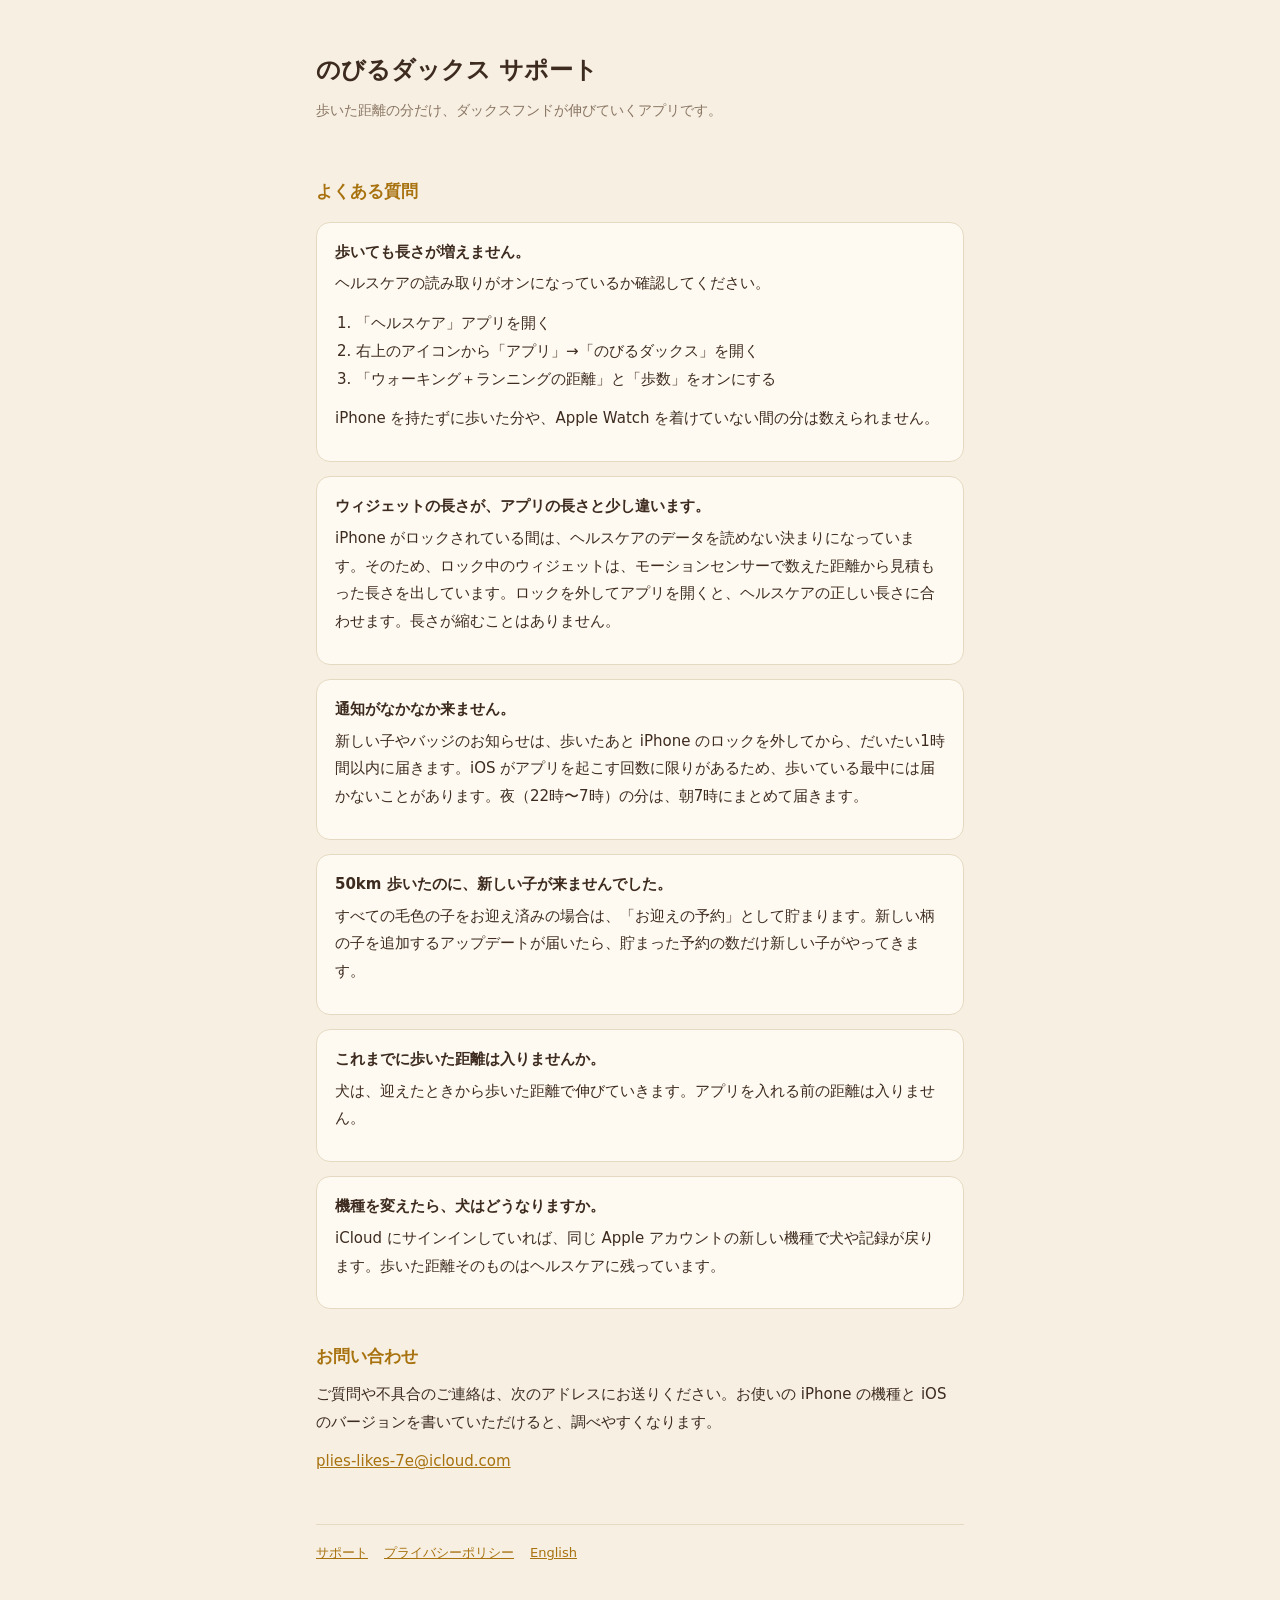
<file: index.html>
<!doctype html>
<html lang="ja">
<head>
<meta charset="utf-8">
<meta name="viewport" content="width=device-width,initial-scale=1">
<title>のびるダックス サポート</title>
<link rel="stylesheet" href="style.css">
</head>
<body>
<div class="wrap">
<header>
  <h1>のびるダックス サポート</h1>
  <p class="tag">歩いた距離の分だけ、ダックスフンドが伸びていくアプリです。</p>
</header>

<h2>よくある質問</h2>

<div class="card">
  <p class="q">歩いても長さが増えません。</p>
  <p>ヘルスケアの読み取りがオンになっているか確認してください。</p>
  <ol>
    <li>「ヘルスケア」アプリを開く</li>
    <li>右上のアイコンから「アプリ」→「のびるダックス」を開く</li>
    <li>「ウォーキング＋ランニングの距離」と「歩数」をオンにする</li>
  </ol>
  <p>iPhone を持たずに歩いた分や、Apple Watch を着けていない間の分は数えられません。</p>
</div>

<div class="card">
  <p class="q">ウィジェットの長さが、アプリの長さと少し違います。</p>
  <p>iPhone がロックされている間は、ヘルスケアのデータを読めない決まりになっています。そのため、ロック中のウィジェットは、モーションセンサーで数えた距離から見積もった長さを出しています。ロックを外してアプリを開くと、ヘルスケアの正しい長さに合わせます。長さが縮むことはありません。</p>
</div>

<div class="card">
  <p class="q">通知がなかなか来ません。</p>
  <p>新しい子やバッジのお知らせは、歩いたあと iPhone のロックを外してから、だいたい1時間以内に届きます。iOS がアプリを起こす回数に限りがあるため、歩いている最中には届かないことがあります。夜（22時〜7時）の分は、朝7時にまとめて届きます。</p>
</div>

<div class="card">
  <p class="q">50km 歩いたのに、新しい子が来ませんでした。</p>
  <p>すべての毛色の子をお迎え済みの場合は、「お迎えの予約」として貯まります。新しい柄の子を追加するアップデートが届いたら、貯まった予約の数だけ新しい子がやってきます。</p>
</div>

<div class="card">
  <p class="q">これまでに歩いた距離は入りませんか。</p>
  <p>犬は、迎えたときから歩いた距離で伸びていきます。アプリを入れる前の距離は入りません。</p>
</div>

<div class="card">
  <p class="q">機種を変えたら、犬はどうなりますか。</p>
  <p>iCloud にサインインしていれば、同じ Apple アカウントの新しい機種で犬や記録が戻ります。歩いた距離そのものはヘルスケアに残っています。</p>
</div>

<h2>お問い合わせ</h2>
<p>ご質問や不具合のご連絡は、次のアドレスにお送りください。お使いの iPhone の機種と iOS のバージョンを書いていただけると、調べやすくなります。</p>
<p><a href="mailto:plies-likes-7e@icloud.com?subject=%E3%81%AE%E3%81%B3%E3%82%8B%E3%83%80%E3%83%83%E3%82%AF%E3%82%B9">plies-likes-7e@icloud.com</a></p>

<footer><nav><a href="index.html">サポート</a><a href="privacy.html">プライバシーポリシー</a><a href="en/index.html">English</a></nav></footer>
</div>
</body>
</html>
</file>
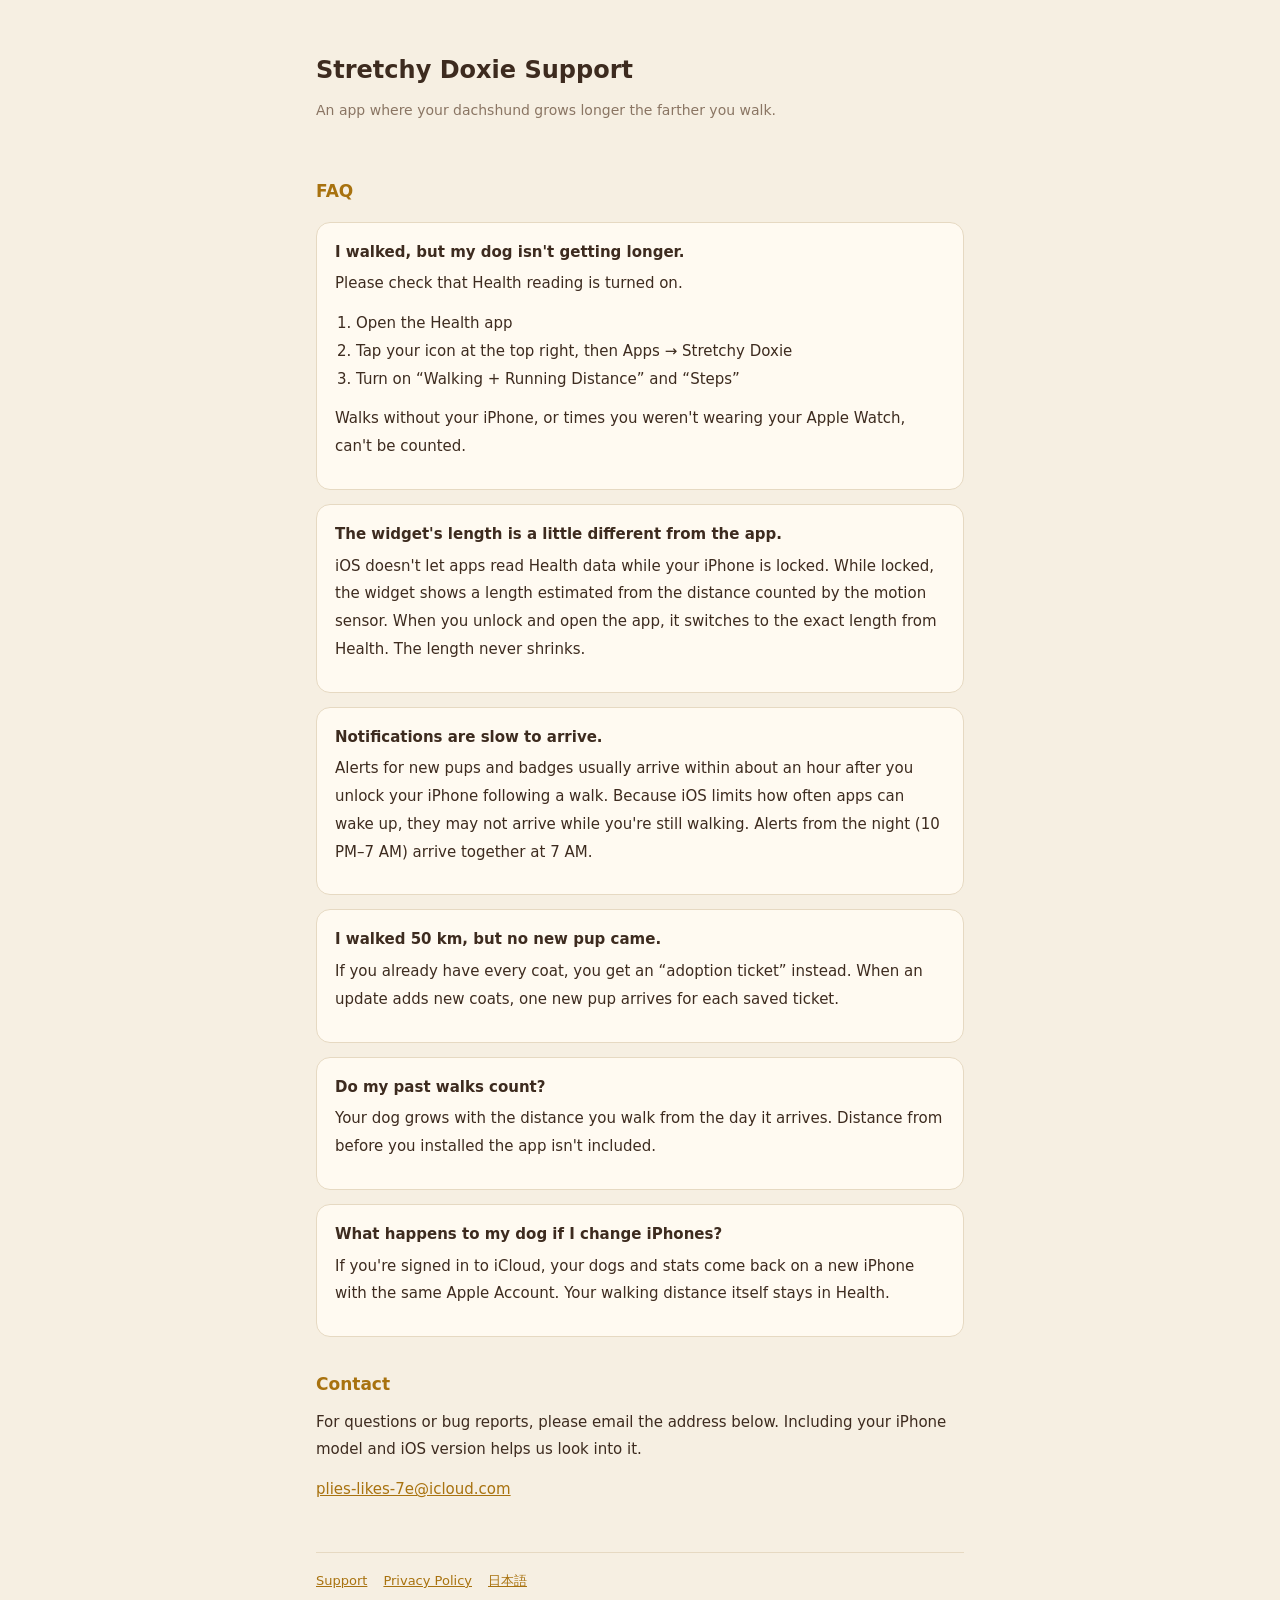
<file: en/index.html>
<!doctype html>
<html lang="en">
<head>
<meta charset="utf-8">
<meta name="viewport" content="width=device-width,initial-scale=1">
<title>Stretchy Doxie Support</title>
<link rel="stylesheet" href="../style.css">
</head>
<body>
<div class="wrap">
<header>
  <h1>Stretchy Doxie Support</h1>
  <p class="tag">An app where your dachshund grows longer the farther you walk.</p>
</header>

<h2>FAQ</h2>

<div class="card">
  <p class="q">I walked, but my dog isn't getting longer.</p>
  <p>Please check that Health reading is turned on.</p>
  <ol>
    <li>Open the Health app</li>
    <li>Tap your icon at the top right, then Apps → Stretchy Doxie</li>
    <li>Turn on “Walking + Running Distance” and “Steps”</li>
  </ol>
  <p>Walks without your iPhone, or times you weren't wearing your Apple Watch, can't be counted.</p>
</div>

<div class="card">
  <p class="q">The widget's length is a little different from the app.</p>
  <p>iOS doesn't let apps read Health data while your iPhone is locked. While locked, the widget shows a length estimated from the distance counted by the motion sensor. When you unlock and open the app, it switches to the exact length from Health. The length never shrinks.</p>
</div>

<div class="card">
  <p class="q">Notifications are slow to arrive.</p>
  <p>Alerts for new pups and badges usually arrive within about an hour after you unlock your iPhone following a walk. Because iOS limits how often apps can wake up, they may not arrive while you're still walking. Alerts from the night (10 PM–7 AM) arrive together at 7 AM.</p>
</div>

<div class="card">
  <p class="q">I walked 50 km, but no new pup came.</p>
  <p>If you already have every coat, you get an “adoption ticket” instead. When an update adds new coats, one new pup arrives for each saved ticket.</p>
</div>

<div class="card">
  <p class="q">Do my past walks count?</p>
  <p>Your dog grows with the distance you walk from the day it arrives. Distance from before you installed the app isn't included.</p>
</div>

<div class="card">
  <p class="q">What happens to my dog if I change iPhones?</p>
  <p>If you're signed in to iCloud, your dogs and stats come back on a new iPhone with the same Apple Account. Your walking distance itself stays in Health.</p>
</div>

<h2>Contact</h2>
<p>For questions or bug reports, please email the address below. Including your iPhone model and iOS version helps us look into it.</p>
<p><a href="mailto:plies-likes-7e@icloud.com?subject=Stretchy%20Doxie">plies-likes-7e@icloud.com</a></p>

<footer><nav><a href="index.html">Support</a><a href="privacy.html">Privacy Policy</a><a href="../index.html">日本語</a></nav></footer>
</div>
</body>
</html>
</file>
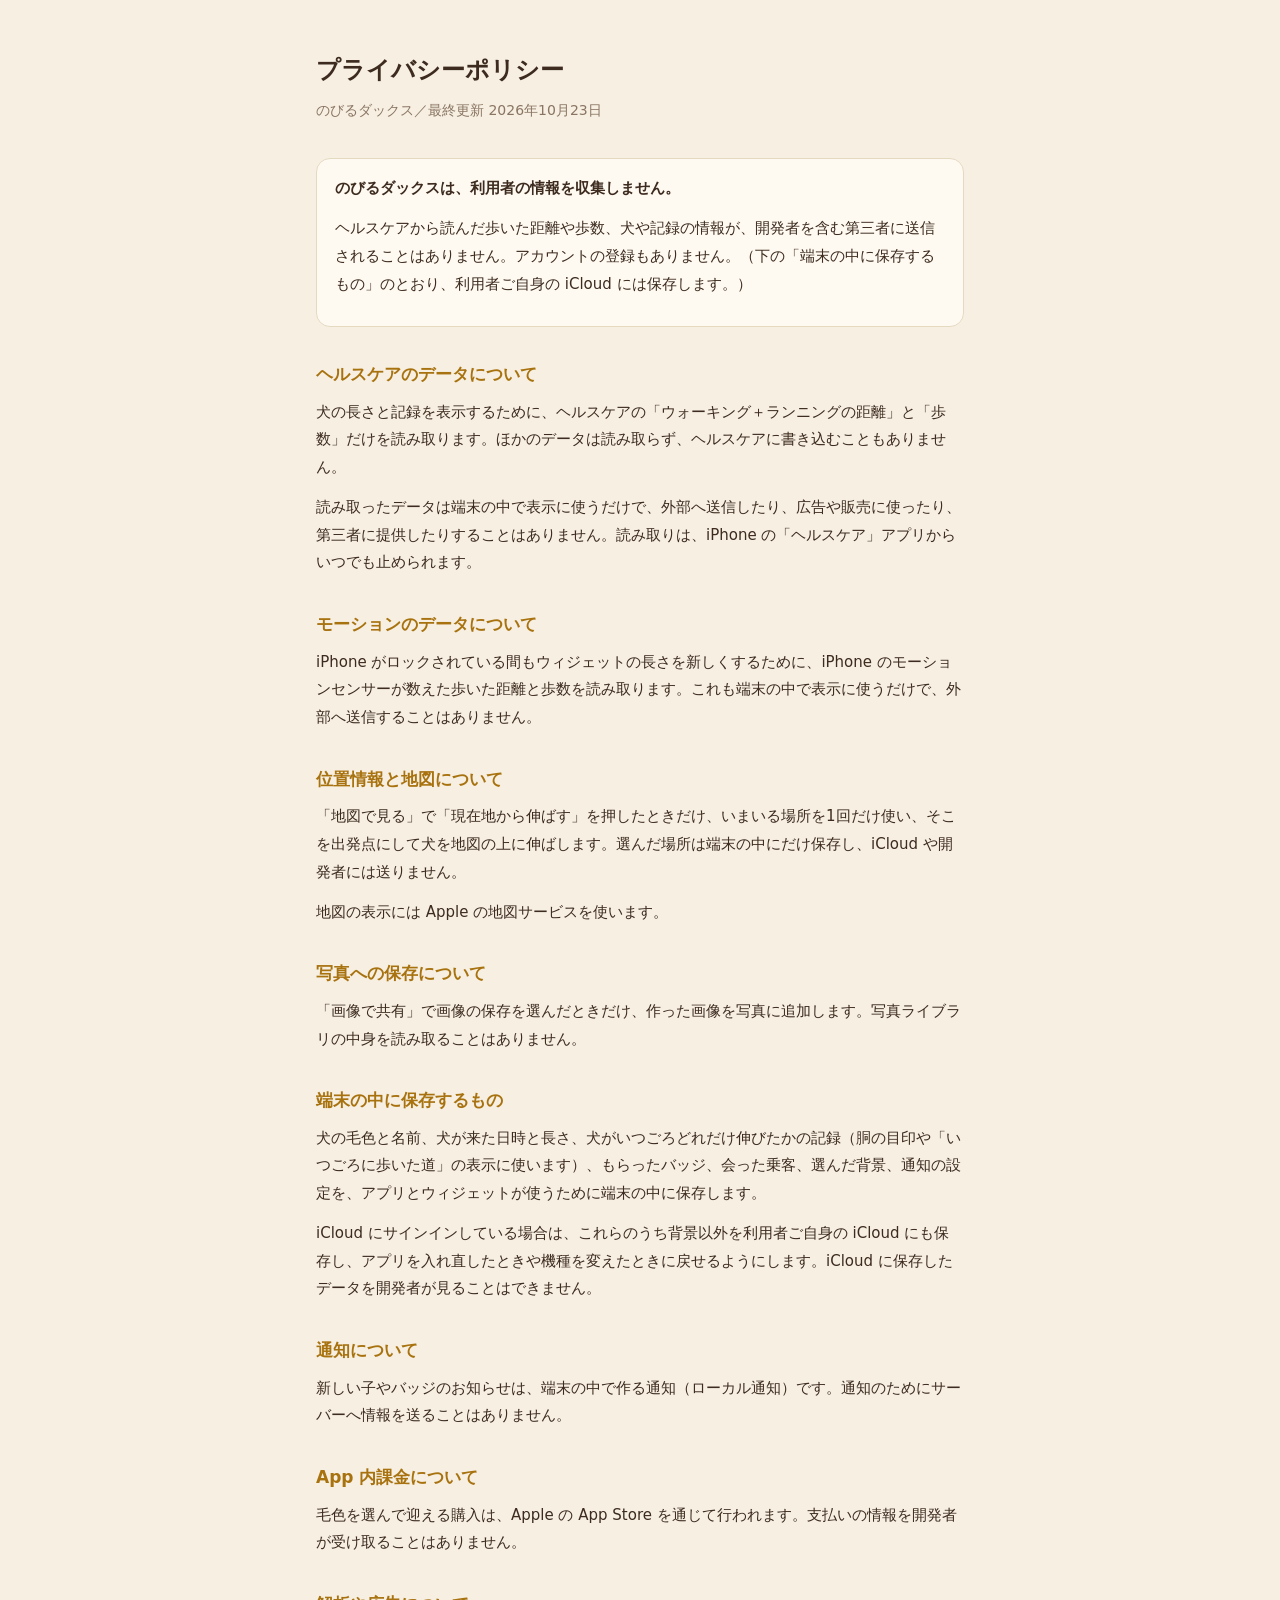
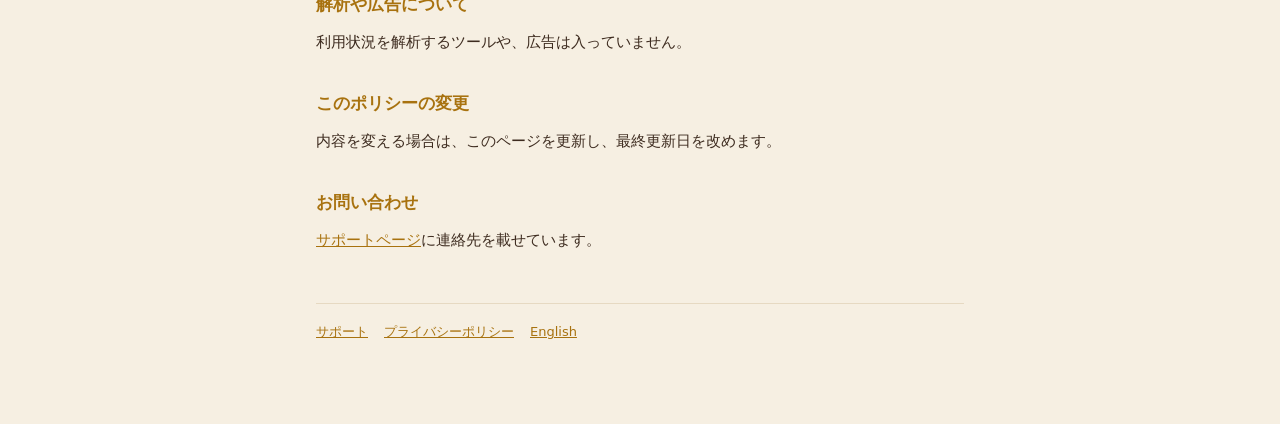
<file: privacy.html>
<!doctype html>
<html lang="ja">
<head>
<meta charset="utf-8">
<meta name="viewport" content="width=device-width,initial-scale=1">
<title>のびるダックス プライバシーポリシー</title>
<link rel="stylesheet" href="style.css">
</head>
<body>
<div class="wrap">
<header>
  <h1>プライバシーポリシー</h1>
  <p class="tag">のびるダックス／最終更新 2026年10月23日</p>
</header>

<div class="card">
  <p><strong>のびるダックスは、利用者の情報を収集しません。</strong></p>
  <p>ヘルスケアから読んだ歩いた距離や歩数、犬や記録の情報が、開発者を含む第三者に送信されることはありません。アカウントの登録もありません。（下の「端末の中に保存するもの」のとおり、利用者ご自身の iCloud には保存します。）</p>
</div>

<h2>ヘルスケアのデータについて</h2>
<p>犬の長さと記録を表示するために、ヘルスケアの「ウォーキング＋ランニングの距離」と「歩数」だけを読み取ります。ほかのデータは読み取らず、ヘルスケアに書き込むこともありません。</p>
<p>読み取ったデータは端末の中で表示に使うだけで、外部へ送信したり、広告や販売に使ったり、第三者に提供したりすることはありません。読み取りは、iPhone の「ヘルスケア」アプリからいつでも止められます。</p>

<h2>モーションのデータについて</h2>
<p>iPhone がロックされている間もウィジェットの長さを新しくするために、iPhone のモーションセンサーが数えた歩いた距離と歩数を読み取ります。これも端末の中で表示に使うだけで、外部へ送信することはありません。</p>

<h2>位置情報と地図について</h2>
<p>「地図で見る」で「現在地から伸ばす」を押したときだけ、いまいる場所を1回だけ使い、そこを出発点にして犬を地図の上に伸ばします。選んだ場所は端末の中にだけ保存し、iCloud や開発者には送りません。</p>
<p>地図の表示には Apple の地図サービスを使います。</p>

<h2>写真への保存について</h2>
<p>「画像で共有」で画像の保存を選んだときだけ、作った画像を写真に追加します。写真ライブラリの中身を読み取ることはありません。</p>

<h2>端末の中に保存するもの</h2>
<p>犬の毛色と名前、犬が来た日時と長さ、犬がいつごろどれだけ伸びたかの記録（胴の目印や「いつごろに歩いた道」の表示に使います）、もらったバッジ、会った乗客、選んだ背景、通知の設定を、アプリとウィジェットが使うために端末の中に保存します。</p>
<p>iCloud にサインインしている場合は、これらのうち背景以外を利用者ご自身の iCloud にも保存し、アプリを入れ直したときや機種を変えたときに戻せるようにします。iCloud に保存したデータを開発者が見ることはできません。</p>

<h2>通知について</h2>
<p>新しい子やバッジのお知らせは、端末の中で作る通知（ローカル通知）です。通知のためにサーバーへ情報を送ることはありません。</p>

<h2>App 内課金について</h2>
<p>毛色を選んで迎える購入は、Apple の App Store を通じて行われます。支払いの情報を開発者が受け取ることはありません。</p>

<h2>解析や広告について</h2>
<p>利用状況を解析するツールや、広告は入っていません。</p>

<h2>このポリシーの変更</h2>
<p>内容を変える場合は、このページを更新し、最終更新日を改めます。</p>

<h2>お問い合わせ</h2>
<p><a href="index.html">サポートページ</a>に連絡先を載せています。</p>

<footer><nav><a href="index.html">サポート</a><a href="privacy.html">プライバシーポリシー</a><a href="en/privacy.html">English</a></nav></footer>
</div>
</body>
</html>
</file>
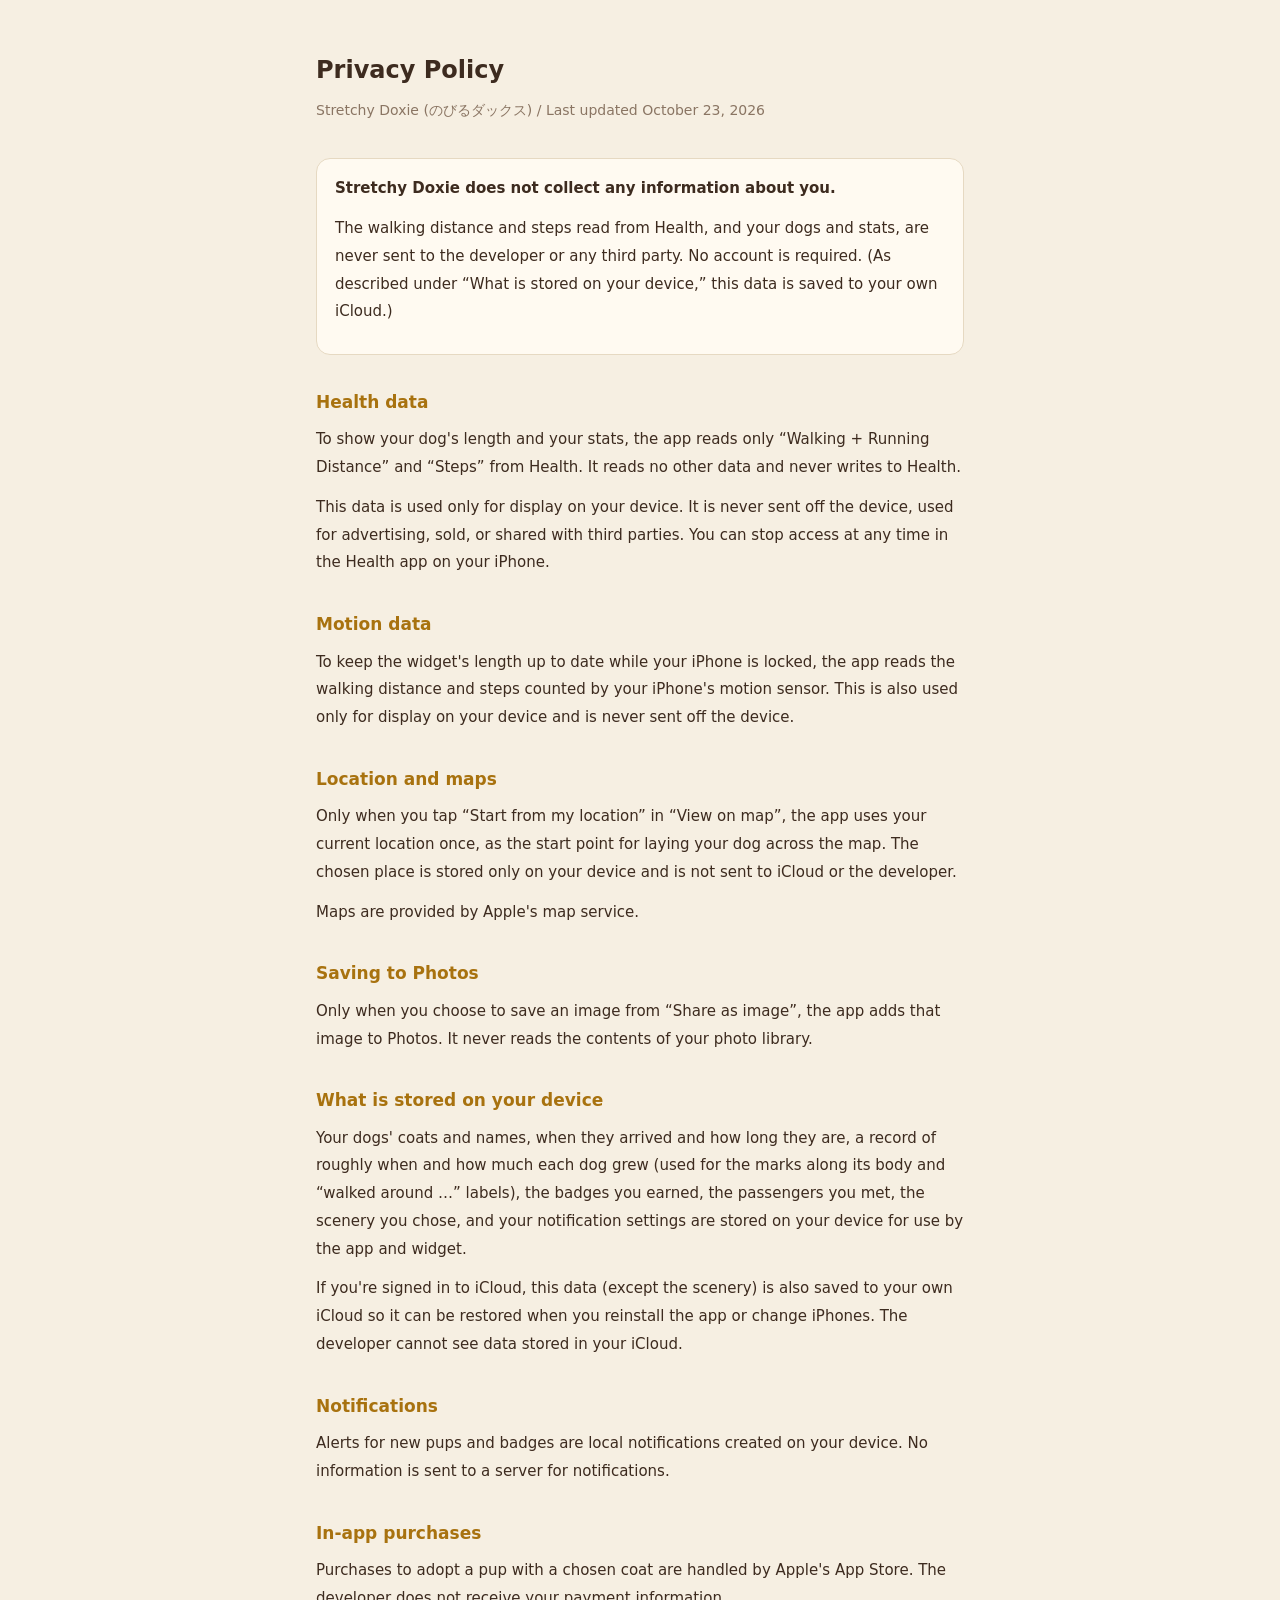
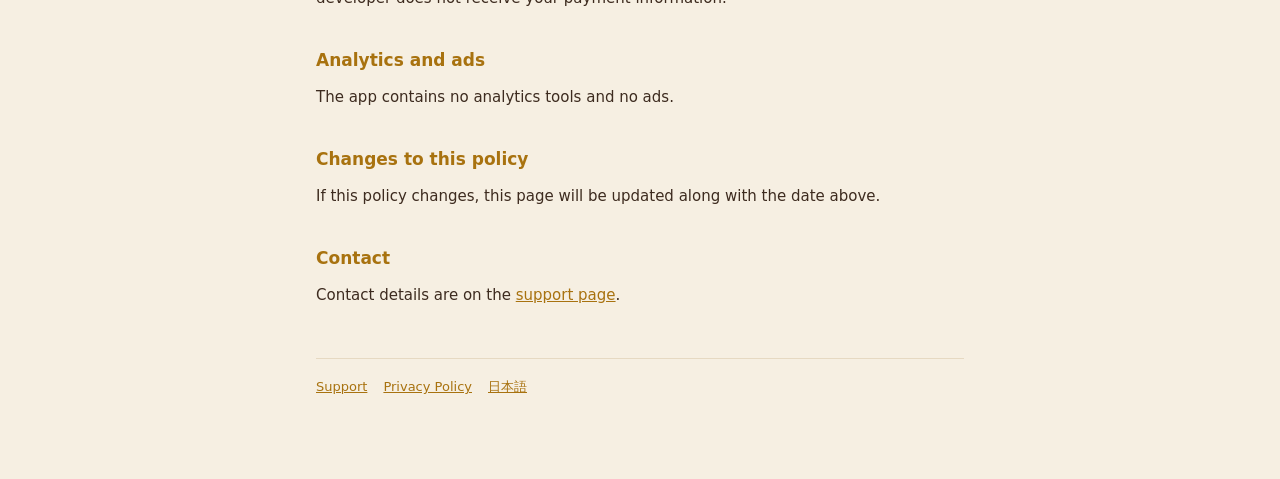
<file: en/privacy.html>
<!doctype html>
<html lang="en">
<head>
<meta charset="utf-8">
<meta name="viewport" content="width=device-width,initial-scale=1">
<title>Stretchy Doxie Privacy Policy</title>
<link rel="stylesheet" href="../style.css">
</head>
<body>
<div class="wrap">
<header>
  <h1>Privacy Policy</h1>
  <p class="tag">Stretchy Doxie (のびるダックス) / Last updated October 23, 2026</p>
</header>

<div class="card">
  <p><strong>Stretchy Doxie does not collect any information about you.</strong></p>
  <p>The walking distance and steps read from Health, and your dogs and stats, are never sent to the developer or any third party. No account is required. (As described under “What is stored on your device,” this data is saved to your own iCloud.)</p>
</div>

<h2>Health data</h2>
<p>To show your dog's length and your stats, the app reads only “Walking + Running Distance” and “Steps” from Health. It reads no other data and never writes to Health.</p>
<p>This data is used only for display on your device. It is never sent off the device, used for advertising, sold, or shared with third parties. You can stop access at any time in the Health app on your iPhone.</p>

<h2>Motion data</h2>
<p>To keep the widget's length up to date while your iPhone is locked, the app reads the walking distance and steps counted by your iPhone's motion sensor. This is also used only for display on your device and is never sent off the device.</p>

<h2>Location and maps</h2>
<p>Only when you tap “Start from my location” in “View on map”, the app uses your current location once, as the start point for laying your dog across the map. The chosen place is stored only on your device and is not sent to iCloud or the developer.</p>
<p>Maps are provided by Apple's map service.</p>

<h2>Saving to Photos</h2>
<p>Only when you choose to save an image from “Share as image”, the app adds that image to Photos. It never reads the contents of your photo library.</p>

<h2>What is stored on your device</h2>
<p>Your dogs' coats and names, when they arrived and how long they are, a record of roughly when and how much each dog grew (used for the marks along its body and “walked around …” labels), the badges you earned, the passengers you met, the scenery you chose, and your notification settings are stored on your device for use by the app and widget.</p>
<p>If you're signed in to iCloud, this data (except the scenery) is also saved to your own iCloud so it can be restored when you reinstall the app or change iPhones. The developer cannot see data stored in your iCloud.</p>

<h2>Notifications</h2>
<p>Alerts for new pups and badges are local notifications created on your device. No information is sent to a server for notifications.</p>

<h2>In-app purchases</h2>
<p>Purchases to adopt a pup with a chosen coat are handled by Apple's App Store. The developer does not receive your payment information.</p>

<h2>Analytics and ads</h2>
<p>The app contains no analytics tools and no ads.</p>

<h2>Changes to this policy</h2>
<p>If this policy changes, this page will be updated along with the date above.</p>

<h2>Contact</h2>
<p>Contact details are on the <a href="index.html">support page</a>.</p>

<footer><nav><a href="index.html">Support</a><a href="privacy.html">Privacy Policy</a><a href="../privacy.html">日本語</a></nav></footer>
</div>
</body>
</html>
</file>
<file: style.css>
:root{--bg:#F6EFE2;--card:#FFFAF1;--line:#E6D9C2;--ink:#3D2B1F;--soft:#8A7563;--accent:#A8720F}
@media (prefers-color-scheme: dark){:root{--bg:#1F1813;--card:#2B221B;--line:#3A2E25;--ink:#F3E9DA;--soft:#B19F8C;--accent:#E0A43A}}
*{box-sizing:border-box}
body{margin:0;background:var(--bg);color:var(--ink);font-family:"Hiragino Maru Gothic ProN","Hiragino Sans","Noto Sans JP",system-ui,sans-serif;font-size:15px;line-height:1.85;-webkit-font-smoothing:antialiased}
.wrap{max-width:680px;margin:0 auto;padding:0 16px 80px}
header{padding:48px 0 20px}
h1{font-size:24px;margin:0 0 6px}
.tag{margin:0;color:var(--soft);font-size:14px}
h2{font-size:17px;margin:32px 0 8px;color:var(--accent)}
p{margin:0 0 12px}
ol{margin:0 0 12px;padding-left:1.4em}
a{color:var(--accent)}
.card{background:var(--card);border:1px solid var(--line);border-radius:14px;padding:16px 18px;margin:14px 0}
.q{font-weight:700;margin-bottom:4px}
nav a{margin-right:16px}
footer{margin-top:48px;padding-top:16px;border-top:1px solid var(--line);color:var(--soft);font-size:13px}
</file>
